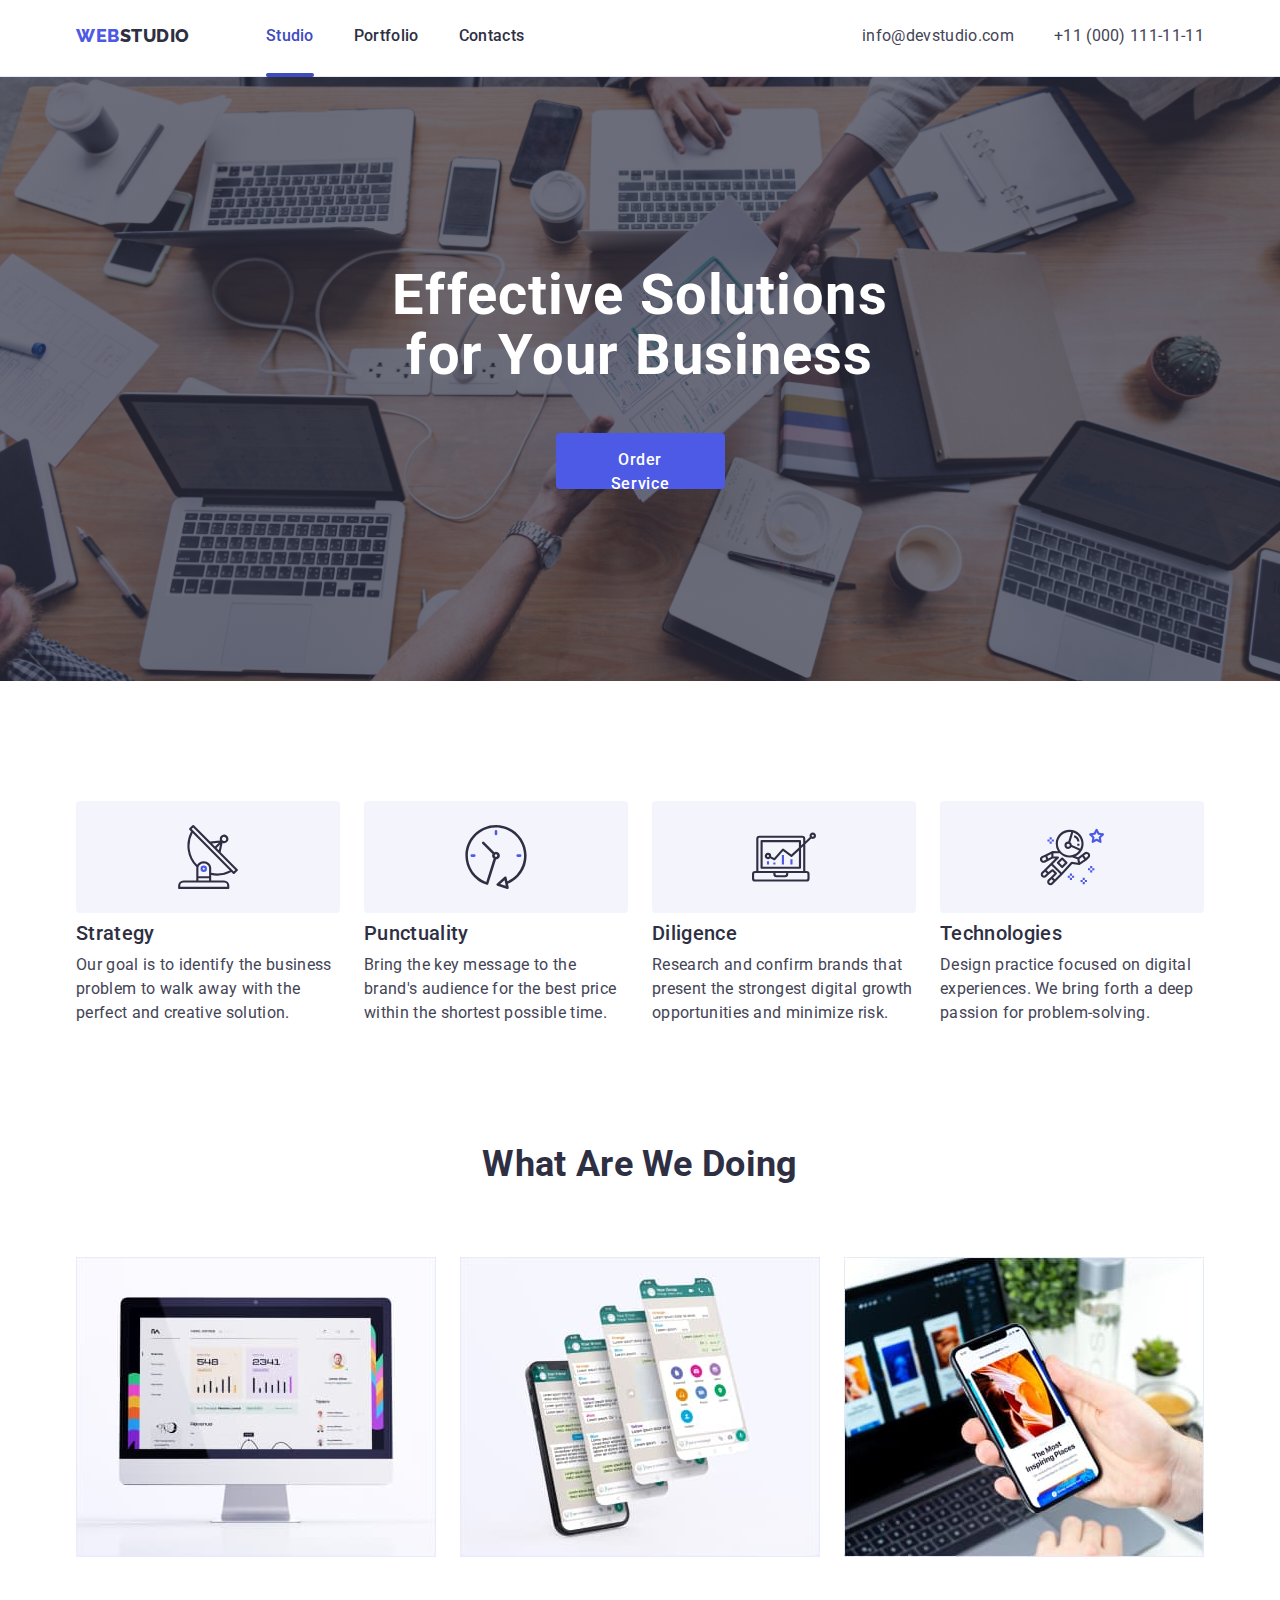
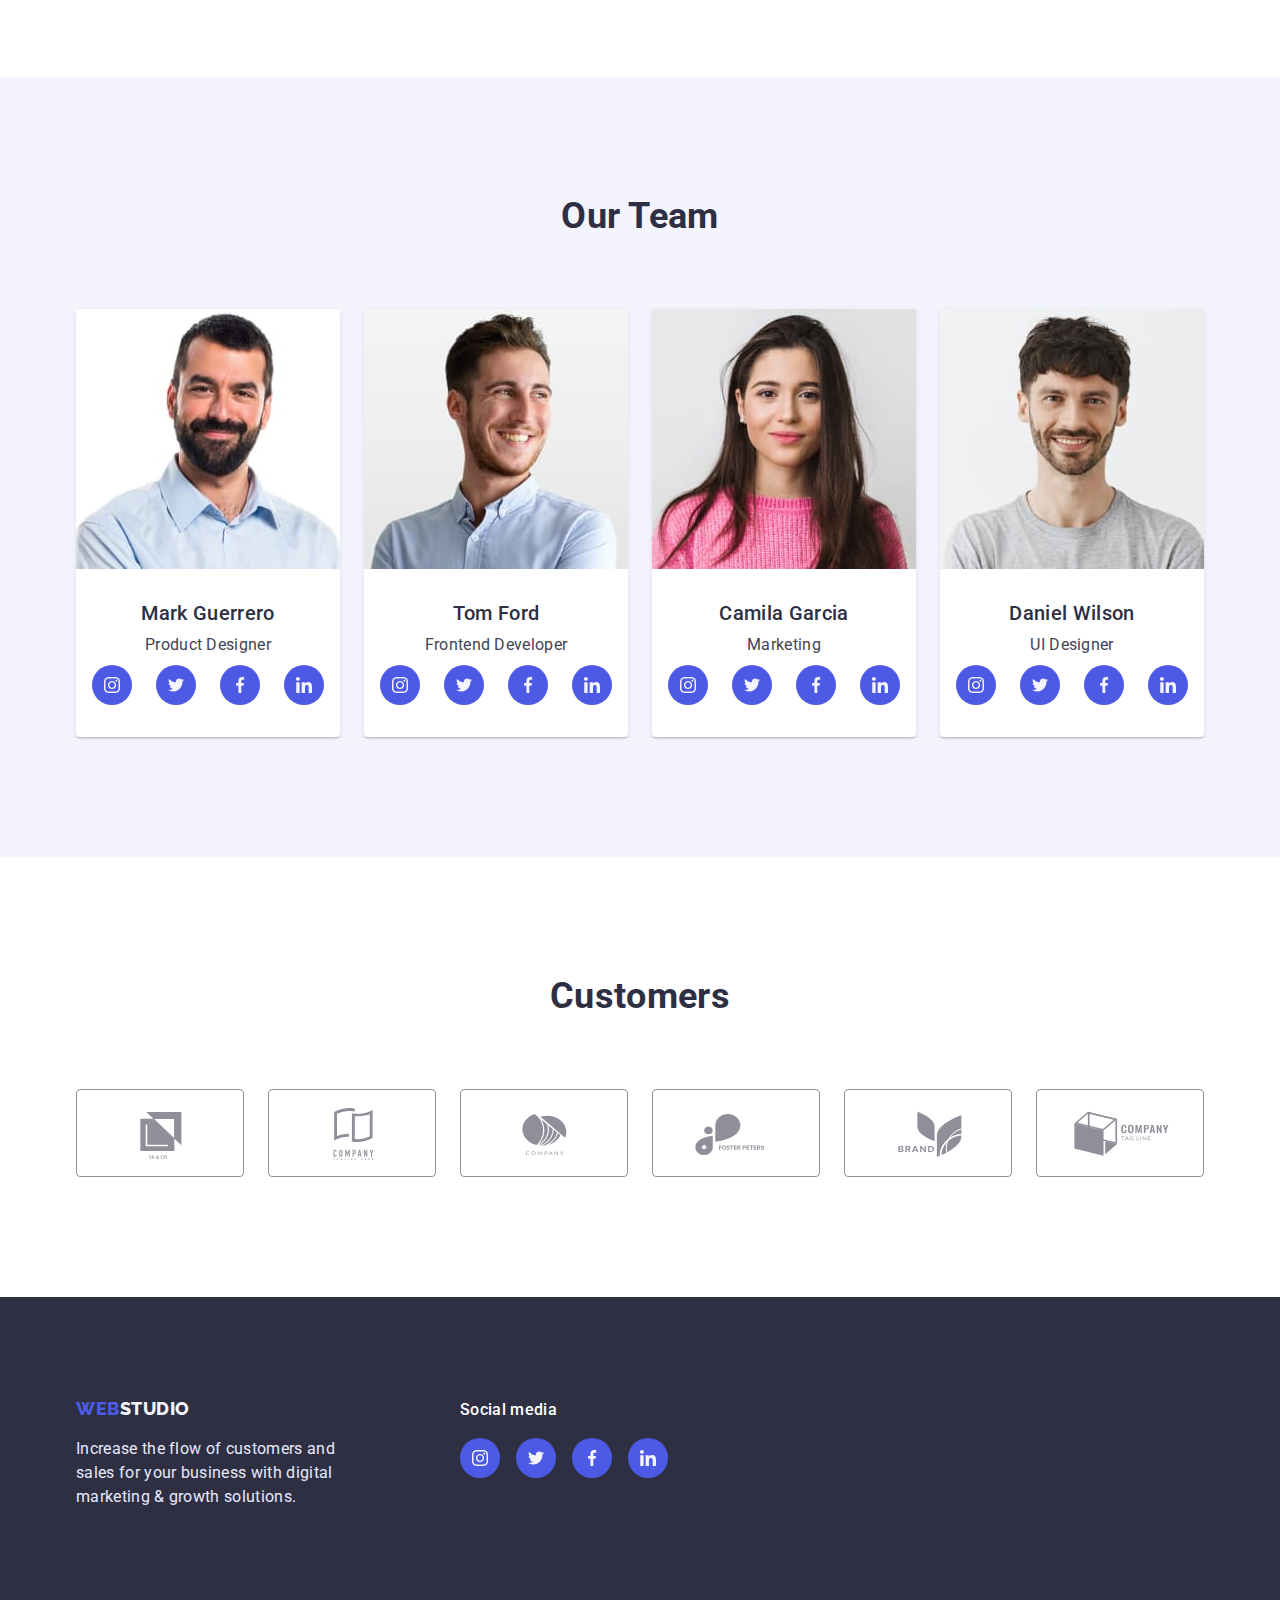
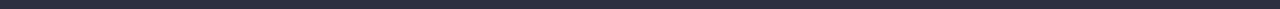
<file: index.html>
<!DOCTYPE html>
<html lang="en">


<head>
  <meta charset="UTF-8" />
  <meta http-equiv="X-UA-Compatible" content="IE=edge" />
  <meta name="viewport" content="width=device-width, initial-scale=1.0" />

  <title>webstudio</title>

  <link rel="preconnect" href="https://fonts.googleapis.com" />
  <link rel="preconnect" href="https://fonts.gstatic.com" crossorigin />

  <link href="https://fonts.googleapis.com/css2?family=Raleway:wght@800&family=Roboto:wght@400;500;700;900&display=swap"
    rel="stylesheet" />

  <link rel="stylesheet" href="https://cdnjs.cloudflare.com/ajax/libs/modern-normalize/1.1.0/modern-normalize.css" />

  <link rel="stylesheet" href="./css/styles.css" />


</head>

<body data-page="index">

  <!-- HEADER -->

  <header class="page-header" data-header>
    <div class="header container">
      <nav class="nav">
        <a class="logo link-icon" href="./index.html">web<span class="logo-second">studio</span></a>

        <ul class="menu">
          <li><a class="nav-link link-icon current" href="./index.html">Studio</a></li>
          <li><a class="nav-link link-icon" href="./portfolio.html">Portfolio</a></li>
          <li><a class="nav-link link-icon" href="#">Contacts</a></li>
        </ul>
      </nav>
      <address class="address">
        <ul class="address-list">
          <li>
            <a class="address-item link-icon" href="mailto:info@devstudio.com">info@devstudio.com</a>
          </li>
          <li>
            <a class="address-item link-icon" href="tel:+110001111111">+11 (000) 111-11-11</a>
          </li>
        </ul>
      </address>
    </div>
  </header>

  <main>

    <!-- Section 1 -->
    <section class="page-hero hero">
      <div class="container">
        <h1 class="hero-headline">Effective Solutions for Your Business</h1>
        <button class="hero-button button" type="button" data-modal-open>
          Order Service
        </button>

      </div>
    </section>

    <!-- Section 2 -->
    <section class="feature-section">
      <div class="container">
        <h2 class="visually-hidden">Feature</h2>
        <ul class="feature-list">
          <li class="feature-item">
            <div class="feature-pictures">
              <svg class="feature-icons" width="64" height="64">
                <use href="./images/icons.svg#icon-antenna"></use>
              </svg>
            </div>
            <h3 class="headline feature-text">Strategy</h3>
            <p class="text">
              Our goal is to identify the business problem to walk away with
              the perfect and creative solution.
            </p>
          </li>
          <li class="feature-item">
            <div class="feature-pictures">
              <svg class="feature-icons" width="64" height="64">
                <use href="./images/icons.svg#icon-clock"></use>
              </svg>
            </div>
            <h3 class="headline">Punctuality</h3>
            <p class="text">
              Bring the key message to the brand's audience for the best
              price within the shortest possible time.
            </p>
          </li>
          <li class="feature-item">
            <div class="feature-pictures">
              <svg class="feature-icons" width="64" height="64">
                <use href="./images/icons.svg#icon-diagram"></use>
              </svg>
            </div>
            <h3 class="headline feature-text">Diligence</h3>
            <p class="text">
              Research and confirm brands that present the strongest digital
              growth opportunities and minimize risk.
            </p>
          </li>
          <li class="feature-item">
            <div class="feature-pictures">
              <svg class="feature-icons" width="64" height="64">
                <use href="./images/icons.svg#icon-astronaut"></use>
              </svg>
            </div>
            <h3 class="headline feature-text">Technologies</h3>
            <p class="text">
              Design practice focused on digital experiences. We bring forth
              a deep passion for problem-solving.
            </p>
          </li>
        </ul>
      </div>
    </section>

    <!-- Section 3 -->
    <section class="work-section">
      <div class="container">
        <h2 class="work">What are we doing</h2>

        <ul class="work-list">
          <li class="work-item">
            <img src="./images/what_doing/img1.jpeg" alt="monitor" width="360" height="300" />
          </li>
          <li class="work-item">
            <img src="./images/what_doing/img2.jpeg" alt="mobile phone" width="360" height="300" />
          </li>
          <li class="work-item">
            <img src="./images/what_doing/img3.jpeg" alt="monitor and mobile phone" width="360" height="300" />
          </li>
        </ul>
      </div>
    </section>

    <!-- Section 4 -->
    <section class="worker-section">
      <div class="container">
        <h2 class="worker">Our Team</h2>

        <ul class="worker-list">
          <li class="worker-item">
            <img src="./images/our_team/mark_guerrero.jpeg" alt="foto Mark Guerrero" width="264" height="260"
              class="worker-foto" />
            <div class="worker-text">

              <h3 class="headline">Mark Guerrero</h3>
              <p class="text">Product Designer</p>

              <ul class="social-list">
                <li class="social-cell">
                  <a class="worker-link link-icon" href="#" aria-label=" Instagram link">
                    <svg class="social-icon" width="16" height="16">
                      <use href="./images/icons.svg#icon-instagram"></use>
                    </svg>
                  </a>
                </li>

                <li class="social-cell">
                  <a class="worker-link link-icon" href="#" aria-label=" Twitter link">
                    <svg class="social-icon" width="16" height="16">
                      <use href="./images/icons.svg#icon-twitter"></use>
                    </svg>
                  </a>
                </li>

                <li class="social-cell">
                  <a class="worker-link link-icon" href="#" aria-label=" Facebook link">
                    <svg class="social-icon" width="16" height="16">
                      <use href="./images/icons.svg#icon-facebook"></use>
                    </svg>
                  </a>
                </li>

                <li class="social-cell">
                  <a class="worker-link link-icon" href="#" aria-label=" Linkedin link">
                    <svg class="social-icon" width="16" height="16">
                      <use href="./images/icons.svg#icon-linkedin"></use>
                    </svg>
                  </a>
                </li>

              </ul>

            </div>



          </li>
          <li class="worker-item">
            <img src="./images/our_team/tom_ford.jpeg" alt="foto Tom Ford" width="264" height="260"
              class="worker-foto" />
            <div class="worker-text">
              <h3 class="headline">Tom Ford</h3>
              <p class="text">Frontend Developer</p>

              <ul class="social-list">
                <li class="social-cell">
                  <a class="worker-link link-icon" href="#" aria-label=" Instagram link">
                    <svg class="social-icon" width="16" height="16">
                      <use href="./images/icons.svg#icon-instagram"></use>
                    </svg>
                  </a>
                </li>

                <li class="social-cell">
                  <a class="worker-link link-icon" href="#" aria-label=" Twitter link">
                    <svg class="social-icon" width="16" height="16">
                      <use href="./images/icons.svg#icon-twitter"></use>
                    </svg>
                  </a>
                </li>

                <li class="social-cell">
                  <a class="worker-link link-icon" href="#" aria-label=" Facebook link">
                    <svg class="social-icon" width="16" height="16">
                      <use href="./images/icons.svg#icon-facebook"></use>
                    </svg>
                  </a>
                </li>

                <li class="social-cell">
                  <a class="worker-link link-icon" href="#" aria-label=" Linkedin link">
                    <svg class="social-icon" width="16" height="16">
                      <use href="./images/icons.svg#icon-linkedin"></use>
                    </svg>
                  </a>
                </li>

              </ul>

            </div>
          </li>
          <li class="worker-item">
            <img src="./images/our_team/camila_garcia.jpeg" alt="foto Camila Garcia" width="264" height="260"
              class="worker-foto" />
            <div class="worker-text">
              <h3 class="headline">Camila Garcia</h3>
              <p class="text">Marketing</p>

              <ul class="social-list">
                <li class="social-cell">
                  <a class="worker-link link-icon" href="#" aria-label=" Instagram link">
                    <svg class="social-icon" width="16" height="16">
                      <use href="./images/icons.svg#icon-instagram"></use>
                    </svg>
                  </a>
                </li>

                <li class="social-cell">
                  <a class="worker-link link-icon" href="#" aria-label=" Twitter link">
                    <svg class="social-icon" width="16" height="16">
                      <use href="./images/icons.svg#icon-twitter"></use>
                    </svg>
                  </a>
                </li>

                <li class="social-cell">
                  <a class="worker-link link-icon" href="#" aria-label=" Facebook link">
                    <svg class="social-icon" width="16" height="16">
                      <use href="./images/icons.svg#icon-facebook"></use>
                    </svg>
                  </a>
                </li>

                <li class="social-cell">
                  <a class="worker-link link-icon" href="#" aria-label=" Linkedin link">
                    <svg class="social-icon" width="16" height="16">
                      <use href="./images/icons.svg#icon-linkedin"></use>
                    </svg>
                  </a>
                </li>

              </ul>

            </div>
          </li>
          <li class="worker-item">
            <img src="./images/our_team/daniel_wilson.jpeg" alt="foto Daniel Wilson" width="264" height="260"
              class="worker-foto" />
            <div class="worker-text">
              <h3 class="headline">Daniel Wilson</h3>
              <p class="text">UI Designer</p>

              <ul class="social-list">
                <li class="social-cell">
                  <a class="worker-link link-icon" href="#" aria-label=" Instagram link">
                    <svg class="social-icon" width="16" height="16">
                      <use href="./images/icons.svg#icon-instagram"></use>
                    </svg>
                  </a>
                </li>

                <li class="social-cell">
                  <a class="worker-link link-icon" href="#" aria-label=" Twitter link">
                    <svg class="social-icon" width="16" height="16">
                      <use href="./images/icons.svg#icon-twitter"></use>
                    </svg>
                  </a>
                </li>

                <li class="social-cell">
                  <a class="worker-link link-icon" href="#" aria-label=" Facebook link">
                    <svg class="social-icon" width="16" height="16">
                      <use href="./images/icons.svg#icon-facebook"></use>
                    </svg>
                  </a>
                </li>

                <li class="social-cell">
                  <a class="worker-link link-icon" href="#" aria-label=" Linkedin link">
                    <svg class="social-icon" width="16" height="16">
                      <use href="./images/icons.svg#icon-linkedin"></use>
                    </svg>
                  </a>
                </li>

              </ul>

            </div>
          </li>
        </ul>
      </div>
    </section>

    <!-- Section 5 -->

    <section class="customer-section">
      <div class="container customer-conteiner">
        <h2 class="customer">Customers</h2>
        <ul class="customer-list">

          <li class="customer-calc">
            <a class="customer-link link-icon" href="#" aria-label="Klient 1">
              <svg class="customer-icon" width="104" height="56">
                <use href="./images/icons.svg#icon-klient_one"></use>
              </svg>
            </a>
          </li>

          <li class="customer-calc">
            <a class="customer-link link-icon" href="#" aria-label="Klient 2">
              <svg class="customer-icon" width="104" height="56">
                <use href="./images/icons.svg#icon-klient_two"></use>
              </svg>
            </a>
          </li>

          <li class="customer-calc">
            <a class="customer-link link-icon" href="#" aria-label="Klient 3">
              <svg class="customer-icon" width="104" height="56">
                <use href="./images/icons.svg#icon-klient_three"></use>
              </svg>
            </a>
          </li>

          <li class="customer-calc">
            <a class="customer-link link-icon" href="#" aria-label="Klient 4">
              <svg class="customer-icon" width="104" height="56">
                <use href="./images/icons.svg#icon-klient_four"></use>
              </svg>
            </a>
          </li>

          <li class="customer-calc">
            <a class="customer-link link-icon" href="#" aria-label="Klient 5">
              <svg class="customer-icon" width="104" height="56">
                <use href="./images/icons.svg#icon-klient_five"></use>
              </svg>
            </a>
          </li>

          <li class="customer-calc">
            <a class="customer-link link-icon" href="#" aria-label="Klient 6">
              <svg class="customer-icon" width="104" height="56">
                <use href="./images/icons.svg#icon-klient_six"></use>
              </svg>
            </a>
          </li>

        </ul>

      </div>
    </section>


  </main>

  <!-- FOOTER -->
  <footer class="page-footer">
    <div class="container footer-conteiner">
      <div class="footer-logo">
        <a class="logo link-icon" href="./index.html">web<span class="logo-second">studio</span></a>
        <p class="text">
          Increase the flow of customers and sales for your business with digital marketing & growth solutions.
        </p>
      </div>

      <div class="social">
        <p class="social-title">Social media</p>
        <ul class="social-list">
          <li class="social-cell">
            <a class="social-link link-icon" href="#" aria-label="Instagram link">
              <svg class="social-icon" width="24" height="24">
                <use href="./images/icons.svg#icon-instagram"></use>
              </svg>
            </a>
          </li>
          <li class="social-cell">
            <a class="social-link link-icon" href="#" aria-label="Twitter link">
              <svg class="social-icon" width="24" height="24">
                <use href="./images/icons.svg#icon-twitter"></use>
              </svg>
            </a>
          </li>
          <li class="social-cell">
            <a class="social-link link-icon" href="#" aria-label="Facebook link">
              <svg class="social-icon" width="24" height="24">
                <use href="./images/icons.svg#icon-facebook"></use>
              </svg>
            </a>
          </li>
          <li class="social-cell">
            <a class="social-link link-icon" href="#" aria-label="Linkedin link">
              <svg class="social-icon" width="24" height="24">
                <use href="./images/icons.svg#icon-linkedin"></use>
              </svg>
            </a>
          </li>
        </ul>
      </div>
    </div>
  </footer>

  <!-- MODAL -->

  <div class="modal-backdrop is-hidden" data-modal>
    <div class="modal-container">
      <button class="modal-btn" type="button" data-modal-close>
        <svg class="modal-icon" width="8" height="8">
          <use href="./images/icons.svg#icon-close"></use>
        </svg>
      </button>
    </div>

  </div>

  <script src="./js/header.js"></script>

  <script src="./js/modal.js"></script>

</body>

</html>
</file>
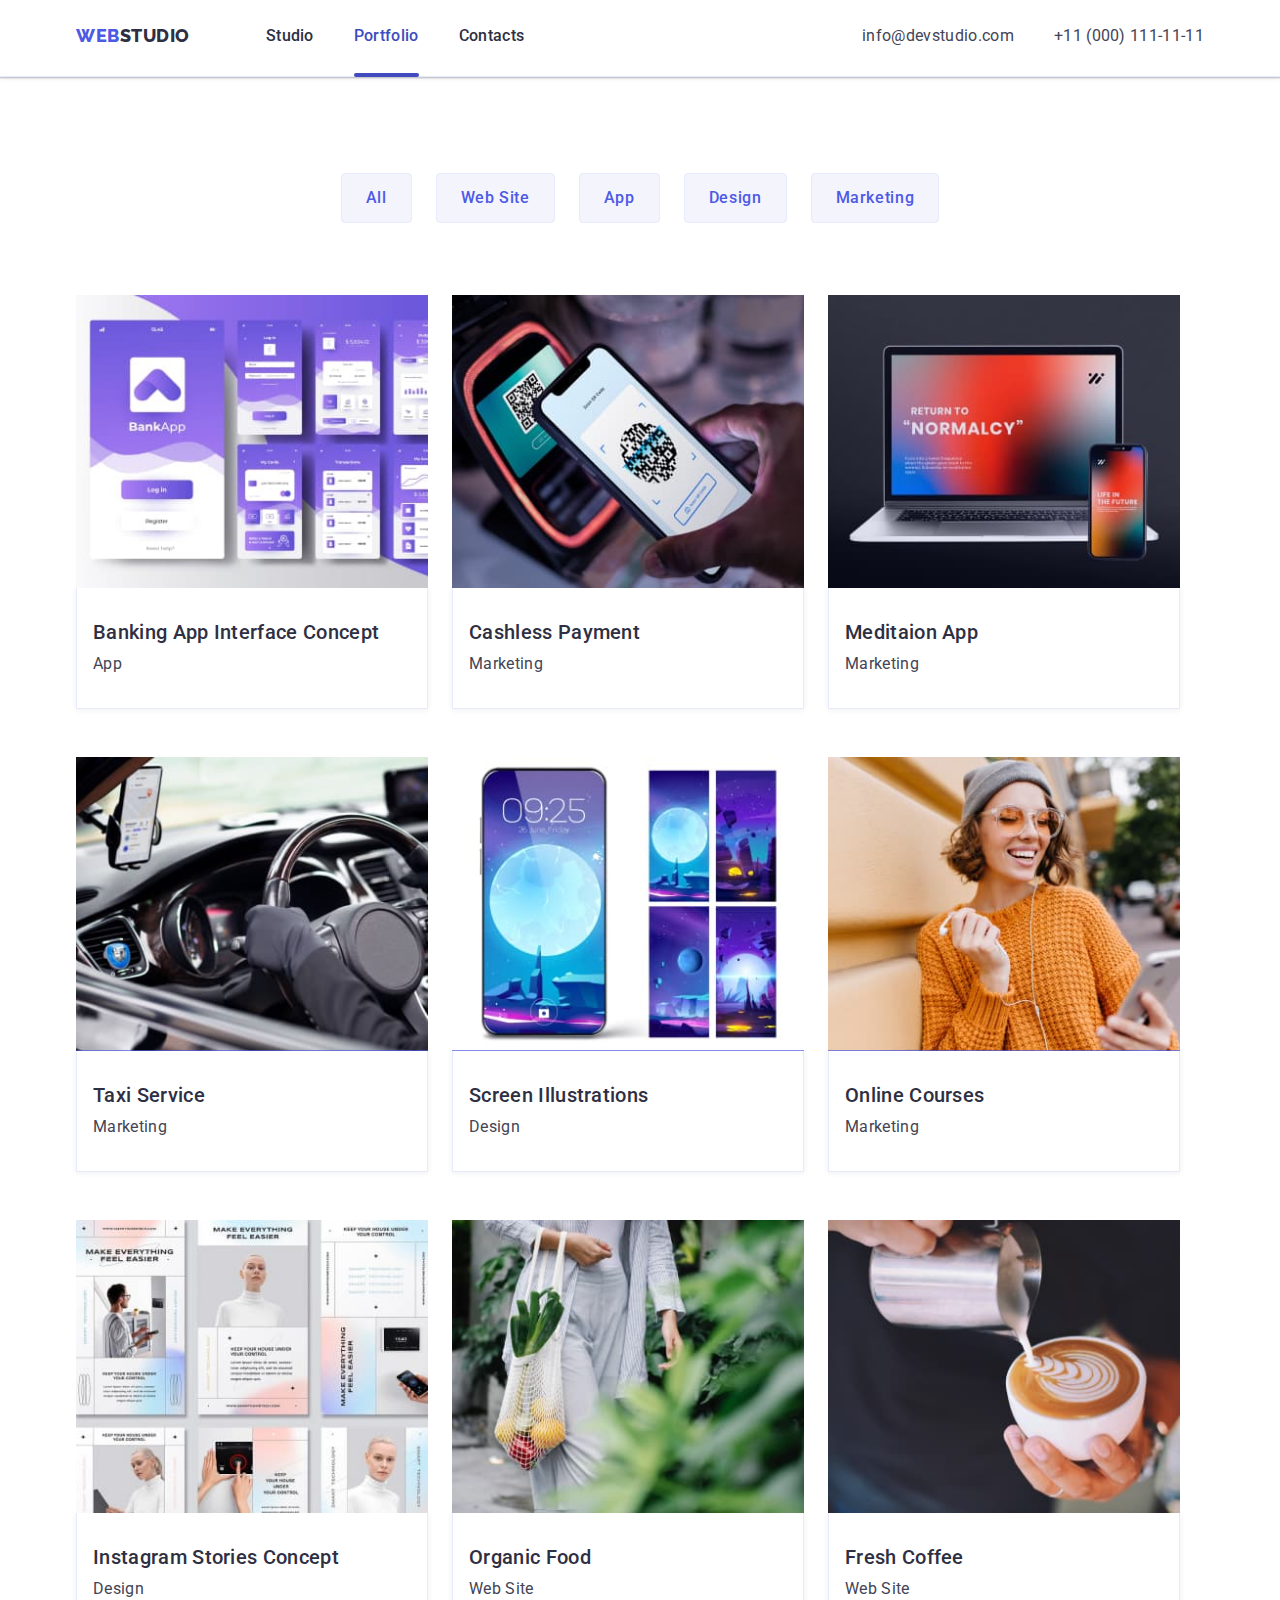
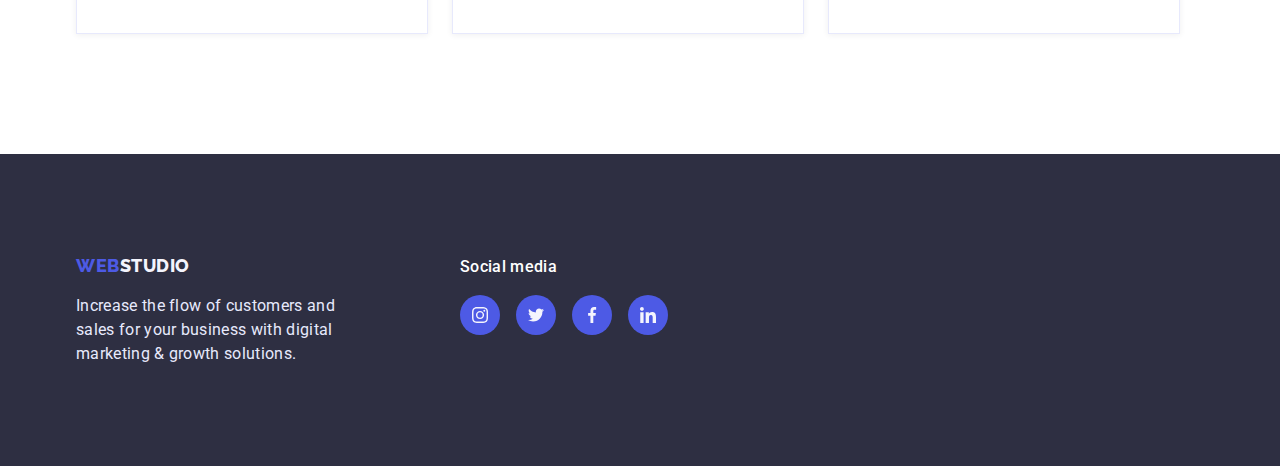
<file: portfolio.html>
<!DOCTYPE html>
<html lang="en">

<head>
  <meta charset="UTF-8" />
  <meta http-equiv="X-UA-Compatible" content="IE=edge" />
  <meta name="viewport" content="width=device-width, initial-scale=1.0" />

  <title>webstudio</title>

  <link rel="preconnect" href="https://fonts.googleapis.com" />
  <link rel="preconnect" href="https://fonts.gstatic.com" crossorigin />

  <link href="https://fonts.googleapis.com/css2?family=Raleway:wght@800&family=Roboto:wght@400;500;700;900&display=swap"
    rel="stylesheet" />

  <link rel="stylesheet" href="https://cdnjs.cloudflare.com/ajax/libs/modern-normalize/1.1.0/modern-normalize.css" />

  <link rel="stylesheet" href="./css/styles.css" />
</head>

<body data-page="portfolio">

  <!-- HEADER -->

  <header class="page-header" data-header>
    <div class="header container">
      <nav class="nav">
        <a class="logo link-icon" href="./index.html">web<span class="logo-second">studio</span></a>

        <ul class="menu">
          <li><a class="nav-link link-icon" href="./index.html">Studio</a></li>
          <li><a class="nav-link link-icon current" href="./portfolio.html">Portfolio</a></li>
          <li><a class="nav-link link-icon" href="#">Contacts</a></li>
        </ul>
      </nav>
      <address class="address">
        <ul class="address-list">
          <li>
            <a class="address-item link-icon" href="mailto:info@devstudio.com">info@devstudio.com</a>
          </li>
          <li>
            <a class="address-item link-icon" href="tel:+110001111111">+11 (000) 111-11-11</a>
          </li>
        </ul>
      </address>
    </div>
  </header>


  <main>

    <!-- Portfolio -->
    <section class="portfolio-section">
      <div class="container finger-container">
        <h2 class="visually-hidden">Portfolio</h2>

        <ul class="filters">
          <li>
            <button type="button" class="filters-list button filters-button">All</button>
          </li>
          <li>
            <button type="button" class="filters-list button filters-button">
              Web Site
            </button>
          </li>
          <li>
            <button type="button" class="filters-list button filters-button">App</button>
          </li>
          <li>
            <button type="button" class="filters-list button filters-button">Design</button>
          </li>
          <li>
            <button type="button" class="filters-list button filters-button">
              Marketing
            </button>
          </li>
        </ul>

        <ul class="finger-list">

          <li class="finger-item">
            <a class="portfolio-list link-icon" href="#" aria-label="banking-app link">
              <div class="product">
                <img src="./images/Portfolio/banking-app.jpeg" alt="fotos Banking Apps" width="360" height="300" />
                <p class="product-text">14 Stylish and User-Friendly App Design Concepts · Task Manager App · Calorie
                  Tracker App
                  · Exotic Fruit Ecommerce App · Cloud Storage App</p>
              </div>
              <div class="finger-text">
                <h3 class="headline">Banking App Interface Concept</h3>
                <p class="text">App</p>
              </div>
            </a>
          </li>
          <li class="finger-item">
            <a class="portfolio-list link-icon" href="#" aria-label="cashless-payment link">
              <div class="product">
                <img src="./images/Portfolio/cashless-payment.jpeg" alt="foto payment Mobile " width="360"
                  height="300" />
                <p class="product-text">14 Stylish and User-Friendly App Design Concepts · Task Manager App · Calorie
                  Tracker App
                  · Exotic Fruit Ecommerce App · Cloud Storage App</p>
              </div>
              <div class="finger-text">
                <h3 class="headline">Cashless Payment</h3>
                <p class="text">Marketing</p>
              </div>
            </a>
          </li>
          <li class="finger-item">
            <a class="portfolio-list link-icon" href="#" aria-label="meditaion-app link">
              <div class="product">
                <img src="./images/Portfolio/meditaion-app.jpeg" alt="foto Mobile telephone and noutbook" width="360"
                  height="300" />
                <p class="product-text">14 Stylish and User-Friendly App Design Concepts · Task Manager App · Calorie
                  Tracker App
                  · Exotic Fruit Ecommerce App · Cloud Storage App</p>
              </div>
              <div class="finger-text">
                <h3 class="headline">Meditaion App</h3>
                <p class="text">Marketing</p>
              </div>
            </a>
          </li>
          <li class="finger-item">
            <a class="portfolio-list link-icon" href="#" aria-label="taxi-service link">
              <div class="product">
                <img src="./images/Portfolio/taxi-service.jpeg" alt="foto draiver in tte taxi" width="360"
                  height="300" />
                <p class="product-text">14 Stylish and User-Friendly App Design Concepts · Task Manager App · Calorie
                  Tracker App
                  · Exotic Fruit Ecommerce App · Cloud Storage App</p>
              </div>
              <div class="finger-text">
                <h3 class="headline">Taxi Service</h3>
                <p class="text">Marketing</p>
              </div>
            </a>
          </li>
          <li class="finger-item">
            <a class="portfolio-list link-icon" href="#" aria-label="screen-illustrations link">
              <div class="product">
                <img src="./images/Portfolio/screen-illustrations.jpeg" alt="foto Mobile telephone" width="360"
                  height="300" />
                <p class="product-text">14 Stylish and User-Friendly App Design Concepts · Task Manager App · Calorie
                  Tracker App
                  · Exotic Fruit Ecommerce App · Cloud Storage App</p>
              </div>
              <div class="finger-text">
                <h3 class="headline">Screen Illustrations</h3>
                <p class="text">Design</p>
              </div>
            </a>
          </li>
          <li class="finger-item">
            <a class="portfolio-list link-icon" href="#" aria-label="online-courses link">
              <div class="product">
                <img src="./images/Portfolio/online-courses.jpeg" alt="foto women with Mobile telephone" width="360"
                  height="300" />
                <p class="product-text">14 Stylish and User-Friendly App Design Concepts · Task Manager App · Calorie
                  Tracker App
                  · Exotic Fruit Ecommerce App · Cloud Storage App</p>
              </div>
              <div class="finger-text">
                <h3 class="headline">Online Courses</h3>
                <p class="text">Marketing</p>
              </div>
            </a>
          </li>
          <li class="finger-item">
            <a class="portfolio-list link-icon" href="#" aria-label="instagram-stories link">
              <div class="product">
                <img src="./images/Portfolio/instagram-stories.jpeg" alt="foto instagram-stories pages" width="360"
                  height="300" />
                <p class="product-text">14 Stylish and User-Friendly App Design Concepts · Task Manager App · Calorie
                  Tracker App
                  · Exotic Fruit Ecommerce App · Cloud Storage App</p>
              </div>
              <div class="finger-text">
                <h3 class="headline">Instagram Stories Concept</h3>
                <p class="text">Design</p>
              </div>
            </a>
          </li>
          <li class="finger-item">
            <a class="portfolio-list link-icon" href="#" aria-label="organic-food link">
              <div class="product">
                <img src="./images/Portfolio/organic-food.jpeg" alt="foto women with organic food" width="360"
                  height="300" />
                <p class="product-text">14 Stylish and User-Friendly App Design Concepts · Task Manager App · Calorie
                  Tracker App
                  · Exotic Fruit Ecommerce App · Cloud Storage App</p>
              </div>
              <div class="finger-text">
                <h3 class="headline">Organic Food</h3>
                <p class="text">Web Site</p>
              </div>
            </a>
          </li>
          <li class="finger-item">
            <a class="portfolio-list link-icon" href="#" aria-label="fresh-coffee link">
              <div class="product">
                <img src="./images/Portfolio/fresh-coffee.jpeg" alt="foto Coffee with milk" width="360" height="300" />
                <p class="product-text">14 Stylish and User-Friendly App Design Concepts · Task Manager App · Calorie
                  Tracker App
                  · Exotic Fruit Ecommerce App · Cloud Storage App</p>
              </div>
              <div class="finger-text">
                <h3 class="headline">Fresh Coffee</h3>
                <p class="text">Web Site</p>
              </div>
            </a>
          </li>

        </ul>

      </div>
    </section>

  </main>

  <!-- FOOTER -->
  <footer class="page-footer">
    <div class="container footer-conteiner">
      <div class="footer-logo">
        <a class="logo link-icon" href="./index.html">web<span class="logo-second">studio</span></a>
        <p class="text">
          Increase the flow of customers and sales for your business with digital marketing & growth solutions.
        </p>
      </div>

      <div class="social">
        <p class="social-title">Social media</p>
        <ul class="social-list">
          <li class="social-cell">
            <a class="social-link link-icon" href="#" aria-label="Instagram link">
              <svg class="social-icon" width="24" height="24">
                <use href="./images/icons.svg#icon-instagram"></use>
              </svg>
            </a>
          </li>
          <li class="social-cell">
            <a class="social-link link-icon" href="#" aria-label="Twitter link">
              <svg class="social-icon" width="24" height="24">
                <use href="./images/icons.svg#icon-twitter"></use>
              </svg>
            </a>
          </li>
          <li class="social-cell">
            <a class="social-link link-icon" href="#" aria-label="Facebook link">
              <svg class="social-icon" width="24" height="24">
                <use href="./images/icons.svg#icon-facebook"></use>
              </svg>
            </a>
          </li>
          <li class="social-cell">
            <a class="social-link link-icon" href="#" aria-label="Linkedin link">
              <svg class="social-icon" width="24" height="24">
                <use href="./images/icons.svg#icon-linkedin"></use>
              </svg>
            </a>
          </li>
        </ul>
      </div>
    </div>
  </footer>

  <script src="./js/header.js"></script>


</body>

</html>
</file>
<file: css/styles.css>
/* ========================================================================================================== */
/* GLOBAL */

h1,
h2,
h3,
p {
  margin-top: 0;
  margin-bottom: 0;
}

ul {
  margin-top: 0;
  margin-bottom: 0;
  padding-left: 0;
  padding-right: 0;
  list-style-type: none;
}

img {
  display: block;
  max-width: 100%;
  height: auto;
}

.address {
  font-style: normal;
}

.link-icon {
  text-decoration: none;
  outline: none;
}

html {
  scroll-behavior: smooth;
}

body {
  background-color: var(--hero-text);
  color: var(--text-color);
  font-family: 'Roboto', sans-serif;
  letter-spacing: 0.02em;
}
/* ============================================================================================================= */
/* KOLOR */

:root {
  --primary-brand-color: #4d5ae5;
  --pressed-state-color: #404bbf;
  --dark-color: #2e2f42;
  --success-color: #31d0aa;
  --text-color: #434455;
  --subtle-text-color: #8e8f99;
  --accent-color: #e7e9fc;
  --light-color: #f4f4fd;
  --modal-overlay-color: #e7e9fc;
  --navyblue-modal: rgba(46, 47, 66, 0.4);
  --social-link: rgba(255, 255, 255, 0.1);
  --hero-text: #fff;
  --modal-desk: #757575;
  --modal-btn: #000;
  --modal-background-color: #fcfcfc;
  --radius-butoon: 4px;
  --gap-column: 24px;
  --column: 3;
  --indent-sections: 120px;
  --transition-duration: 250ms;
  --transition-timing-function: cubic-bezier(0.4, 0, 0.2, 1);
  --trns-fast: 400ms;
  --trns-slow: 800ms;
}

.visually-hidden {
  position: absolute;
  width: 1px;
  height: 1px;
  margin: -1px;
  border: 0;
  padding: 0;
  white-space: nowrap;
  clip-path: inset(100%);
  clip: rect(0 0 0 0);
  overflow: hidden;
}
/* ============================================================================================================= */
/* TEXT */




.social-title,
.subscribe-text {
  color: var(--hero-text);
  font-size: 16px;
  line-height: 1.5;
  letter-spacing: 0.02em;
}


.page-footer {
  background-color: var(--dark-color);
  color: var(--modal-overlay-color);
}

.page-footer .logo-second {
  color: var(--light-color);
}

.hero-headline {
  width: 496px;
  font-family: 'Roboto', sans-serif;
  font-size: 56px;
  line-height: calc(60 / 56);
  color: var(--hero-text);
  letter-spacing: 0.02em;
}

.hero-button:hover,
.hero-button:focus {
  background: var(--pressed-state-color);
}

.button {
  background: var(--primary-brand-color);
  color: var(--hero-text);
  font-family: inherit;
  font-weight: 500;
  font-size: 16px;
  line-height: 1.5;
  letter-spacing: 0.04em;
  border-radius: var(--radius-butoon);
  border: none;
  cursor: pointer;
  outline: none;
}

.work,
.worker,
.customer {
  font-size: 36px;
  line-height: 1.11;
  text-align: center;
  text-transform: capitalize;
  color: var(--dark-color);
  margin-bottom: 72px;
}

.worker-section {
  background-color: var(--light-color);
}

.worker-item {
  background-color: var(--hero-text);
}

.filters-list {
  font-weight: 500;
  font-size: 16px;
  font-family: inherit;
  line-height: 1.5;
  letter-spacing: 0.04em;
  color: var(--primary-brand-color);
  background: var(--light-color);
}

.filters-list:hover,
.filters-list:focus {
  color: var(--hero-text);
  background: var(--pressed-state-color);
  box-shadow: 0px 4px 4px rgba(0, 0, 0, 0.15);
}

.text {
  font-size: 16px;
  line-height: 1.5;
  color: var(--text-color);
}

.page-footer .text {
  color: var(--modal-overlay-color);
}

.headline {
  font-weight: 500;
  font-size: 20px;
  line-height: 1.2;
  color: var(--dark-color);
}

/* ============================================================================================================= */
/* INDENT TEXT  */

/* HEADER  */

.container {
  max-width: 1158px;
  margin: 0 auto;
  padding: 0 15px;
}

.header {
  display: flex;
  align-items: center;
}

.page-header {
  border-bottom: 1px solid var(--accent-color);
  box-shadow: 0px 2px 1px rgba(46, 47, 66, 0.08),
    0px 1px 1px rgba(46, 47, 66, 0.16), 0px 1px 6px rgba(46, 47, 66, 0.08);
}

.nav {
  display: flex;
  align-items: center;
}

.link-icon {
  display: block;
}

.link-icon,
.button,
.subscribe-button,
.modal-form-button {
  transition-property: background-color, color, border, fill;
  transition-duration: var(--transition-duration);
  transition-timing-function: var(--transition-timing-function);
}

.nav .link-icon,
.address .link-icon {
  padding-top: 24px;
  padding-bottom: 28px;
  position: relative;
}

.nav-link.current::after {
  content: '';
  position: absolute;
  bottom: -1px;
  right: 0;
  display: block;
  width: 100%;
  height: 4px;
  border-radius: 2px;
  background-color: var(--pressed-state-color);
}

.nav-link.current {
  color: var(--pressed-state-color);
}

.menu {
  display: flex;
  align-items: center;
  column-gap: 40px;
  margin-left: 76px;
}

.address {
  margin-left: auto;
}

.address-list {
  display: flex;
  justify-content: end;
  column-gap: 40px;
}

.nav-link,
.address-item,
.portfolio-list {
  color: inherit;
  font-size: 16px;
  line-height: 1.5;
}

.menu li .nav-link,
.address-list li .address-item {
  transition: color 250ms cubic-bezier(0.4, 0, 0.2, 1);
}

.nav-link,
.social-title,
.subscribe-text {
  font-weight: 500;
}

.nav-link:hover,
.nav-link:focus,
.address-item:hover,
.address-item:focus {
  color: var(--pressed-state-color);
}

.nav,
.nav-link {
  color: var(--dark-color);
}

.logo {
  color: var(--primary-brand-color);
  font-family: 'Raleway', sans-serif;
  font-weight: 800;
  font-size: 18px;
  line-height: 1.33;
  letter-spacing: 0.03em;
  text-transform: uppercase;
}

.logo-second {
  color: var(--dark-color);
}



/* FOOTER  */
.page-footer {
  padding-top: 100px;
  padding-bottom: 100px;
}

.footer-conteiner {
  display: flex;
  align-items: baseline;
}

.page-footer .text {
  margin-top: 16px;
}

.footer-logo {
  width: 264px;
  margin-right: var(--indent-sections);
}

.headline {
  margin-bottom: 8px;
}

.subscribe {
  margin-left: auto;
}

.subscribe-form {
  display: flex;
  gap: 24px;
}

.subscribe-email {
  width: 264px;
  padding-bottom: 8px;
  padding-top: 8px;
  padding-left: 16px;
  font-weight: 400;
  font-size: 12px;
  line-height: 2;
  letter-spacing: 0.04em;
  color: rgba(255, 255, 255, 0.6);
  user-select: none;
  background-color: inherit;
  border: 1px solid rgba(255, 255, 255, 0.3);
  filter: drop-shadow(0px 4px 4px rgba(0, 0, 0, 0.15));
  border-radius: 4px;
}

.subscribe-email:focus,
.subscribe-email:focus-visible {
  outline-color: rgba(0, 0, 0, 0.15);
  transition: outline-color var(--trns-fast);
}

.subscribe-button {
  width: 165px;
  display: flex;
  flex-direction: row;
  justify-content: center;
  align-items: center;
  padding: 8px 24px;
  gap: 16px;
}

.subscribe-button:hover,
.subscribe-button:focus {
  background: var(--pressed-state-color);
}

.social-list {
  display: flex;
  align-items: center;
  justify-content: center;
  gap: 24px;
}

.page-footer .social-list {
  gap: 16px;
}

.social-cell {
  width: 40px;
  height: 40px;
}

.social-title,
.subscribe-text {
  margin-bottom: 16px;
}

.social-link {
  display: flex;
  align-items: center;
  justify-content: center;
  width: 100%;
  height: 100%;
  background-color: var(--primary-brand-color);
  border-radius: 50%;
  color: var(--light-color);
  transition: background-color var(--transition-duration)
    var(--transition-timing-function);
}

.social-link:hover,
.social-link:focus {
  background-color: var(--success-color);
}

.social-icon {
  display: block;
  fill: currentColor;
  fill: var(--light-color);
  width: 16px;
  height: 16px;
}

/* ============================================================================== */
/* PAGE STUDIO */

/* SECTION 1 */

.page-hero {
  display: block;
  padding-top: 188px;
  padding-bottom: 188px;
  text-align: center;
  max-width: 1440px;
  margin-left: auto;
  margin-right: auto;
  background-repeat: no-repeat;
  background-position: center;
  background-size: cover;
  background-color: var(--dark-color);
  background-image: linear-gradient(
      rgba(46, 47, 66, 0.7),
      rgba(46, 47, 66, 0.7)
    ),
    url(../images/Hero/people-office.jpeg);
}

.hero-headline {
  margin-left: auto;
  margin-right: auto;
}

.hero-button {
  margin-top: 48px;
  width: 169px;
  height: 56px;
  padding: 15px 31px;
  transition: background-color var(--transition-duration)
    var(--transition-timing-function);
}

/* SECTION 2 */

.feature-section {
  display: flex;
  justify-content: center;
  padding-top: var(--indent-sections);
  padding-bottom: var(--indent-sections);
}

.feature-list {
  display: flex;
  column-gap: var(--gap-column);
}

.feature-item {
  flex-basis: calc((100% / var(--column)) - var(--gap-column));
}

.feature-pictures {
  height: 112px;
  background: var(--light-color);
  border-radius: var(--radius-butoon);
  margin-bottom: 8px;
  display: flex;
  align-items: center;
  justify-content: center;
}

.feature-icons {
  display: block;
}
/* SECTION 3 */

.work-section {
  display: flex;
  justify-content: center;
  padding-bottom: var(--indent-sections);
}

.work-list {
  display: flex;
  flex-wrap: wrap;
  margin-top: 72px;
  column-gap: var(--gap-column);
}

/* SECTION 4 */

.worker-section {
  padding-bottom: var(--indent-sections);
  padding-top: var(--indent-sections);
}

.worker {
  margin-bottom: 72px;
}

.worker-list {
  display: flex;
  flex-wrap: wrap;
  column-gap: var(--gap-column);
}

.worker-item {
  border-radius: 0px 0px 4px 4px;
  box-shadow: 0px 1px 6px rgba(46, 47, 66, 0.08),
    0px 1px 1px rgba(46, 47, 66, 0.16), 0px 2px 1px rgba(46, 47, 66, 0.08);
}

.worker-text {
  padding: 32px 0;
  text-align: center;
}

.worker-text .text {
  margin-bottom: 8px;
}

.worker-link {
  background-color: var(--primary-brand-color);
  display: flex;
  align-items: center;
  justify-content: center;
  width: 100%;
  height: 100%;
  border-radius: 50%;
  color: var(--light-color);
  transition: background-color var(--transition-duration)
    var(--transition-timing-function);
}

.worker-link:hover,
.worker-link:focus {
  background-color: var(--pressed-state-color);
}

/* SECTION 5 */

.customer-section {
  display: flex;
  justify-content: center;
  padding: 120px 0;
}

.customer-list {
  display: flex;
  align-items: center;
  justify-content: center;
  gap: var(--gap-column);
}

.customer-link {
  box-sizing: border-box;
  justify-content: center;
  align-items: center;
  color: var(--subtle-text-color);
  padding: 15px 31px;
  border: 1px solid var(--subtle-text-color);
  border-radius: 4px;
  fill: currentColor;
  width: 100%;
  height: 100%;
  display: flex;
}

.customer-calc {
  width: calc((100% - 120px) / 6);
  height: 88px;
}

.customer-link:hover,
.customer-link:focus {
  fill: var(--pressed-state-color);
  border: 1px solid var(--pressed-state-color);
  color: var(--pressed-state-color);
}

.customer-link.link-icon {
  transition: border-color var(--transition-duration)
      var(--transition-timing-function),
    color var(--transition-duration) var(--transition-timing-function);
}

.customer-icon {
  display: block;
  border: none;
  fill: currentColor;
}

/**
  |============================
  | PORTFOLIO OVERLAY
  |============================
*/

@keyframes overlay {
  0% {
    transform: translateY(100%);
    opacity: 0;
  }

  100% {
    transform: translateY(0);
    opacity: 1;
  }
}

.product {
  position: relative;
  overflow: hidden;
}

.product-text {
  position: absolute;
  top: 0;
  left: 0;
  width: 100%;
  height: 100%;
  font-size: 16px;
  line-height: 1.5;
  letter-spacing: 0.02em;
  color: #f4f4fd;
  background-color: #4d5ae5;
  padding: 40px 32px;
  transform: translateY(100%);
  transition: transform 250ms cubic-bezier(0.4, 0, 0.2, 1);
}

.finger-item .portfolio-list.link-icon {
  transition: box-shadow 250ms cubic-bezier(0.4, 0, 0.2, 1);
}

.finger-item:hover .product-text,
.finger-item:focus-within .product-text {
  transform: translateY(0%);
}

/* .finger-item:not(:hover) .product-text,
.finger-item:not(:focus) .product-text {
  transition: transform 1s ease;
} */

.portfolio-section {
  padding-top: 96px;
  padding-bottom: var(--indent-sections);
}

.filters {
  display: flex;
  justify-content: center;
  align-items: center;
  margin-bottom: 72px;
  gap: var(--gap-column);
}

.filters-button {
  flex-direction: row;
  justify-content: center;
  align-items: center;
  padding: 12px 24px;
  border: 1px solid var(--accent-color);

  transition: color 250ms cubic-bezier(0.4, 0, 0.2, 1),
    background-color 250ms cubic-bezier(0.4, 0, 0.2, 1),
    border-color 250ms cubic-bezier(0.4, 0, 0.2, 1),
    box-shadow 250ms cubic-bezier(0.4, 0, 0.2, 1);
}

.filters-button:hover,
.filters-button:focus {
  background: var(--pressed-state-color);
  box-shadow: 0px 3px 1px rgba(0, 0, 0, 0.1), 0px 2px 1px rgba(0, 0, 0, 0.08),
    0px 2px 2px rgba(0, 0, 0, 0.12);
  border: none;
}

.finger-container {
  justify-content: space-between;
  flex-wrap: wrap;
}

.finger-list {
  display: flex;
  flex-wrap: wrap;
  column-gap: var(--gap-column);
  row-gap: 48px;
}

.finger-item {
  flex-basis: calc((100% / var(--column)) - var(--gap-column));
}

.finger-item .portfolio-list {
  display: block;
}

.finger-text {
  padding-top: 32px;
  padding-bottom: 32px;
  padding-left: 16px;
  border: 1px solid var(--accent-color);
  box-shadow: 0px 1px 6px rgba(46, 47, 66, 0.08);
  border-top: none;
}

.finger-item:hover,
.finger-item:focus {
  box-shadow: 0px 1px 6px rgba(46, 47, 66, 0.08),
    0px 1px 1px rgba(46, 47, 66, 0.16), 0px 2px 1px rgba(46, 47, 66, 0.08);
}

.finger-item .portfolio-list.link-icon:hover,
.finger-item .portfolio-list.link-icon:focus {
  box-shadow: 0px 1px 6px rgba(46, 47, 66, 0.08),
    0px 1px 1px rgba(46, 47, 66, 0.16), 0px 2px 1px rgba(46, 47, 66, 0.08);
}

/**
  |============================
  | MODAL WINDOW
  |============================
*/

.modal-backdrop {
  position: fixed;
  top: 0;
  left: 0;
  width: 100%;
  height: 100%;
  background-color: rgba(46, 47, 66, 0.4);
  display: flex;
  align-items: center;
  justify-content: center;
  z-index: 999;
  opacity: 1;
  visibility: visible;
  pointer-events: auto;
  transition: opacity 250ms cubic-bezier(0.4, 0, 0.2, 1), visibility 250ms cubic-bezier(0.4, 0, 0.2, 1);
}

.is-hidden {
  opacity: 0;
  visibility: hidden;
  pointer-events: none;
  transition-delay: var(--transition-duration);
  transition: opacity 250ms cubic-bezier(0.4, 0, 0.2, 1), visibility 250ms cubic-bezier(0.4, 0, 0.2, 1); 
  
}

.modal-container {
  position: absolute;
  right: 0;
  bottom: 0;
  display: flex;
  align-items: center;
  justify-content: center;
  top: 50%;
  left: 50%;
  width: 408px;
  background: var(--modal-background-color);
  box-shadow: 0px 1px 1px rgba(0, 0, 0, 0.14), 0px 1px 3px rgba(0, 0, 0, 0.12),
    0px 2px 1px rgba(0, 0, 0, 0.2);
  border-radius: 4px;
  overflow: auto;
  padding: 32px;
  margin-top: -28px;
  transform: translate(-50%, -50%) scale(1);
  min-height: 584px;
  transition: transform 250ms cubic-bezier(0.4, 0, 0.2, 1);
}

.modal-btn {
  background-color: var(--modal-overlay-color);
  border: 1px solid rgba(0, 0, 0, 0.1);
  display: flex;
  align-items: center;
  justify-content: center;
  width: 24px;
  height: 24px;
  border-radius: 50%;
  fill: var(--modal-btn);
  padding: 0;
  top: 24px;
  right: 24px;
  position: absolute;
  cursor: pointer;
  outline: none;
  transition: background-color 250ms cubic-bezier(0.4, 0, 0.2, 1),
    border 250ms cubic-bezier(0.4, 0, 0.2, 1);
}

.modal-btn:hover,
.modal-btn:focus {
  background: var(--pressed-state-color);
  border: none;
}

.modal-icon {
  width: 8px;
  height: 8px;
  transition: fill 250ms cubic-bezier(0.4, 0, 0.2, 1);
}

.modal-btn:hover .modal-icon,
.modal-btn:focus .modal-icon {
  fill: var(--hero-text);
}

.modal-icon label {
  display: block;
}

.modal-title {
  display: block;
  margin-bottom: 24px;
  text-align: center;
  font-weight: 500;
  font-size: 16px;
  line-height: 1.5;
  letter-spacing: 0.02em;
  color: var(--dark-color);
  user-select: none;
  margin-top: 24px;
}

.modal-form-label,
.modal-form-comment,
.modal-form-desk {
  display: block;
  font-weight: 400;
  font-size: 12px;
  line-height: 1.33;
  letter-spacing: 0.04em;
  margin-bottom: 4px;
  user-select: none;
}

.modal-form-label {
  color: var(--subtle-text-color);
}

.modal-form-desk {
  color: var(--modal-desk);
}

.modal-form-group {
  position: relative;
  margin-bottom: 8px;
}

.modal-form-field {
  display: block;
  width: 100%;
  height: 40px;
  border-radius: var(--radius-butoon);
  border: 1px solid rgba(33, 33, 33, 0.2);
  padding-left: 40px;
  padding-right: 40px;
  transition: outline-color var(--trns-fast);
}

.modal-form-field:focus,
.modal-form-field:focus-visible,
.modal-form-comment:focus,
.modal-form-comment:focus-visible {
  outline-color: var(--primary-brand-color);
  transition: outline-color var(--trns-fast);
}

.modal-form-icon {
  position: absolute;
  top: 50%;
  left: 19px;
  transform: translateY(-50%);
  pointer-events: none;
  fill: var(--dark-color);
  transition: fill var(--trns-fast);
}

.modal-form-field:focus + .modal-form-icon {
  fill: var(--primary-brand-color);
}

.modal-form-comment {
  display: block;
  width: 100%;
  height: 120px;
  padding-top: 8px;
  padding-left: 16px;
  resize: none;
  border-radius: var(--radius-butoon);
  border: 1px solid rgba(33, 33, 33, 0.2);
  transition: outline-color var(--trns-fast);
  margin-bottom: 16px;
}

.modal-form-comment::placeholder {
  font-weight: 400;
  font-size: 12px;
  line-height: 1.33;
  letter-spacing: 0.04em;
  color: rgba(117, 117, 117, 0.5);
}

.modal-form-button {
  display: block;
  margin-left: auto;
  margin-right: auto;
  margin-top: 24px;
  width: 169px;
  height: 56px;
  padding: 16px 32px 16px 32px;
}

.modal-form-checkbox {
  display: none;
}

.checkbox-container {
  position: relative;
  width: 16px;
  height: 16px;
  cursor: pointer;
}

.checkbox-svg rect {
  fill: var(--modal-background-color);
  stroke-width: 1.25px;
  stroke: var(--dark-color);
  transition: fill var(--trns-fast), stroke var(--trns-fast);
}

.checkmark-svg {
  position: absolute;
  opacity: 0;
  transition: opacity var(--trns-fast);
  fill: var(--light-color);
  top: 50%;
  left: 50%;
  transform: translate(-50%, -50%);
}

.modal-form-checkbox:checked ~ .checkbox-container .checkbox-svg rect {
  fill: var(--pressed-state-color);
  stroke: var(--pressed-state-color);
}

.modal-form-checkbox:checked ~ .checkbox-container .checkmark-svg {
  opacity: 1;
}

.modal-form-agreement {
  position: relative;
  display: flex;
  gap: 8px;
  margin-bottom: 24px;
}

.modal-form-desk {
  display: flex;
  align-items: center;
  gap: 8px;
}

.modal-form-desk-text {
  color: var(--lightslate);
  font-family: Roboto;
  font-size: 12px;
  font-weight: 400;
  line-height: 16px;
  letter-spacing: 0.48px;
}

.modal-form-link {
  color: var(--primary-brand-color);
  font-family: Roboto;
  font-size: 12px;
  font-weight: 400;
  line-height: 16px;
  letter-spacing: 0.48px;
  text-decoration: underline;
  cursor: pointer;
}

.modal-form-button:hover,
.modal-form-button:focus {
  background: var(--pressed-state-color);
}

.modal-form-button:disabled {
  cursor: not-allowed;
}
</file>
